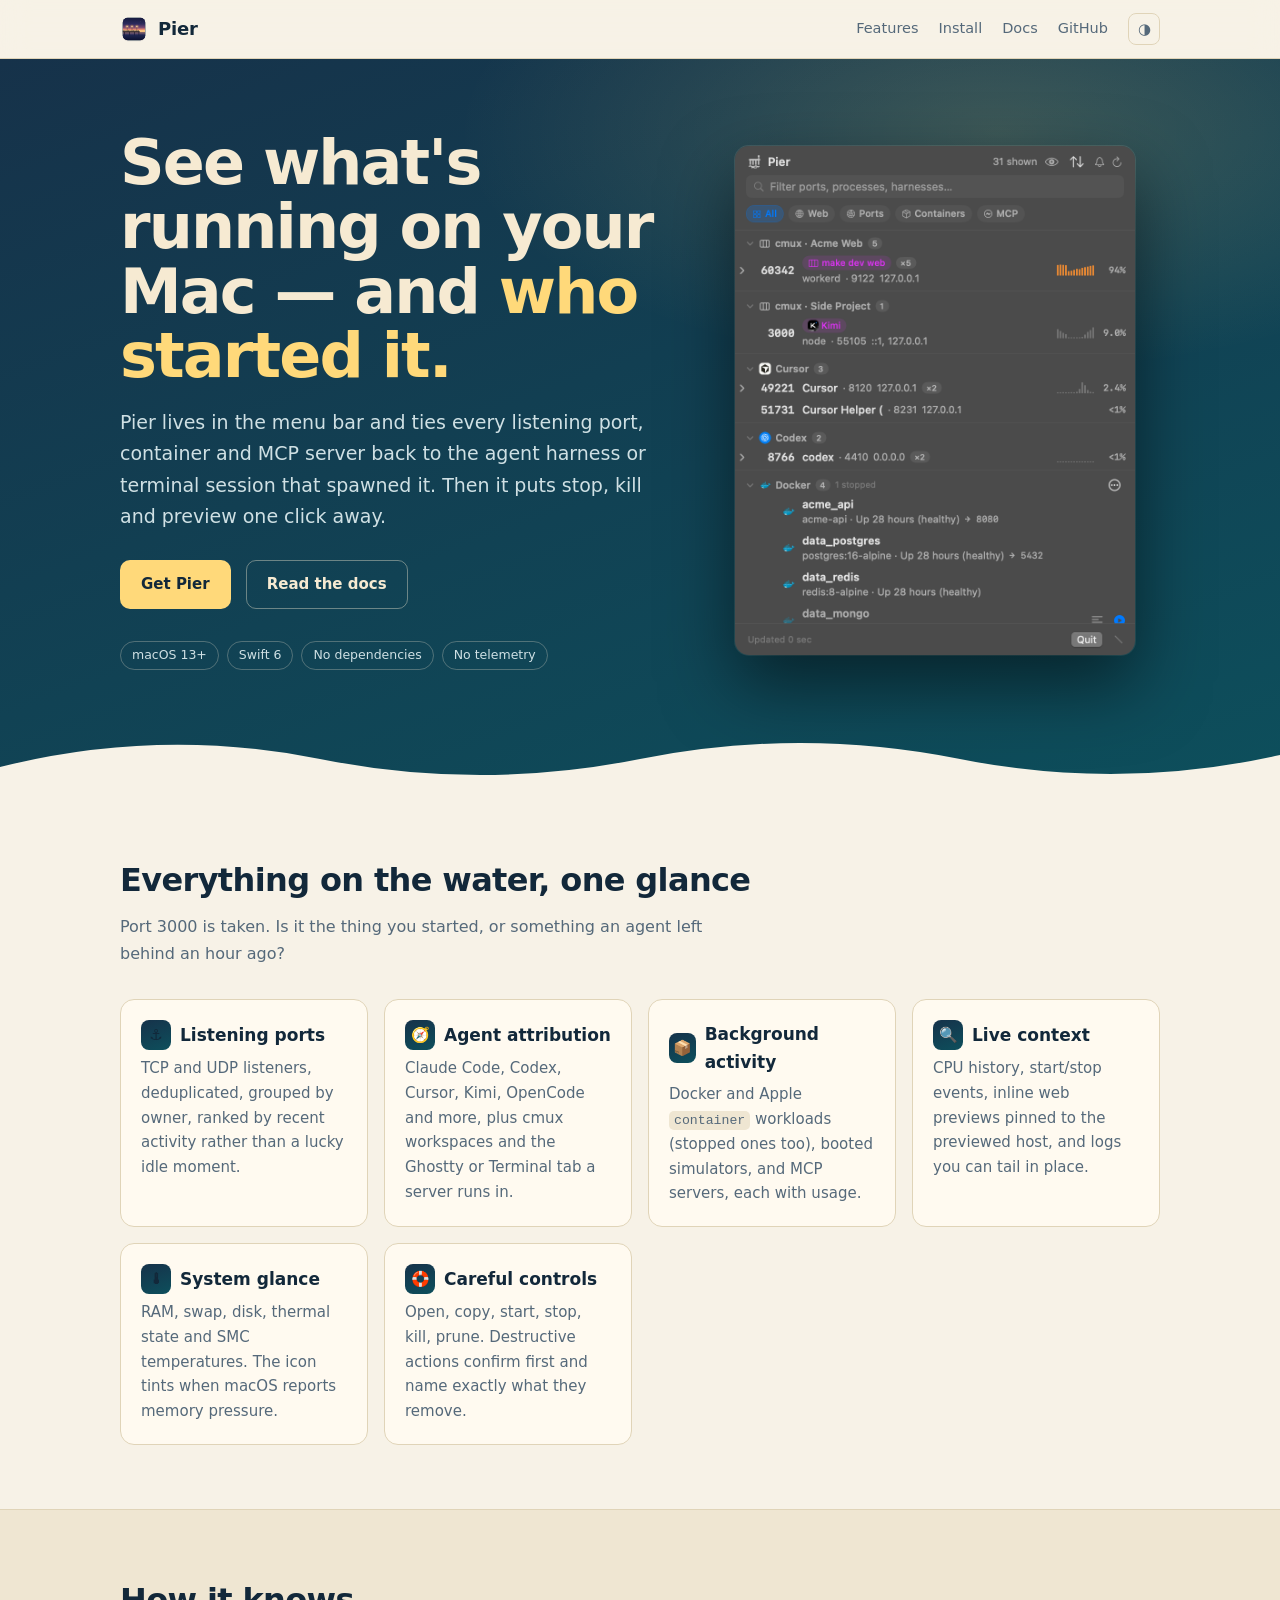
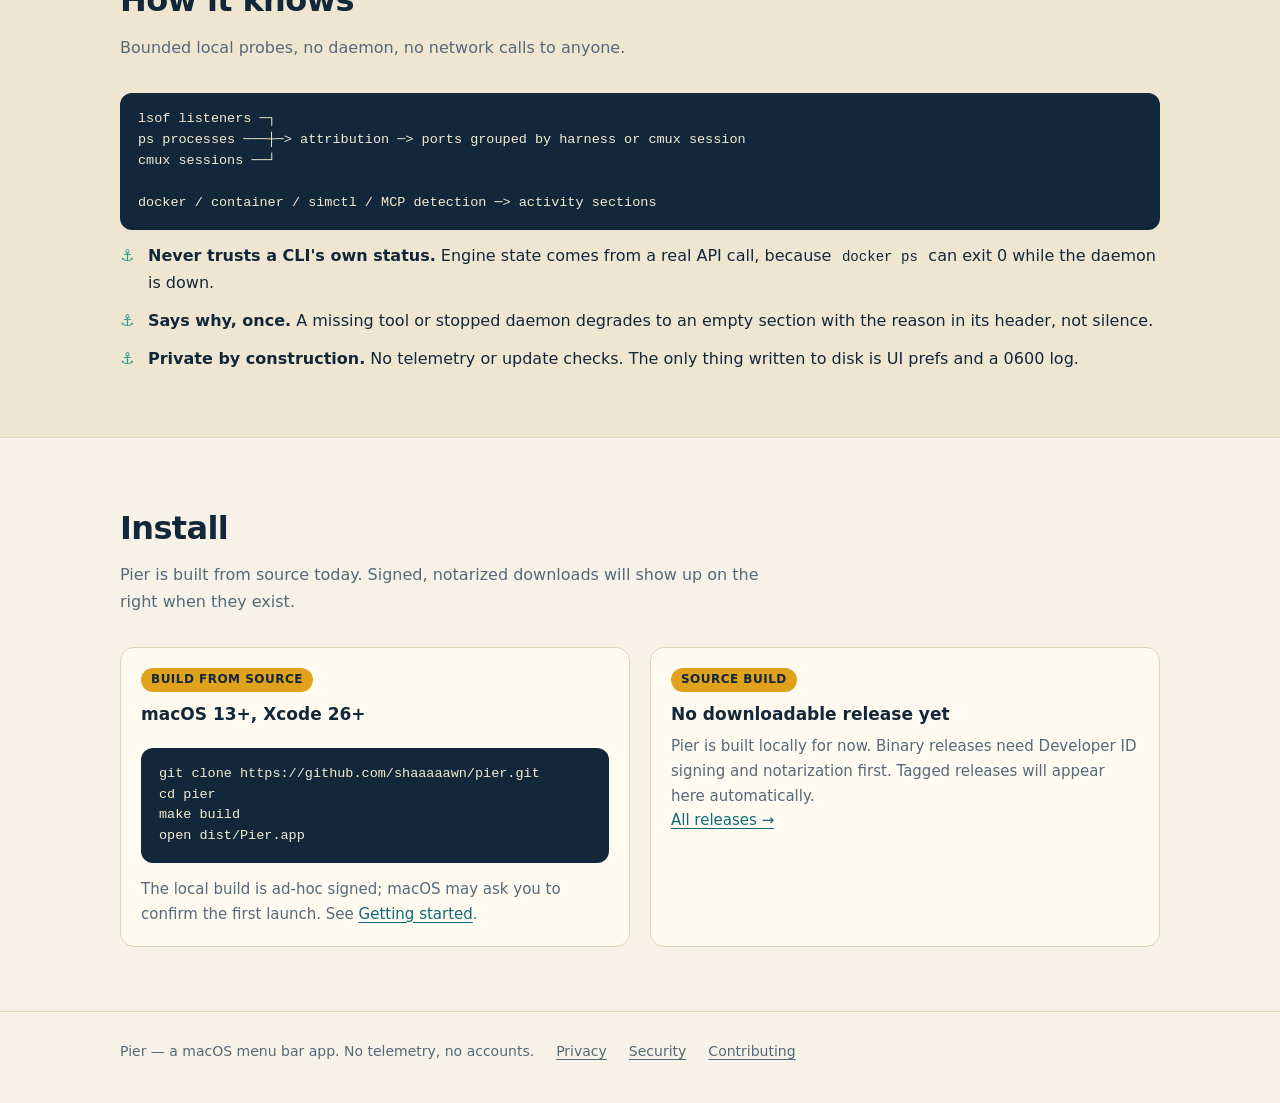
<file: site/index.html>
<!doctype html>
<html lang="en">
<head>
<meta charset="utf-8">
<meta name="viewport" content="width=device-width, initial-scale=1">
<title>Pier — what's running on your Mac, and who started it</title>
<meta name="description" content="A native macOS menu bar app that lists every listening port and attributes it to the agent or terminal that started it.">
<link rel="icon" href="icon.svg" type="image/svg+xml">
<link rel="stylesheet" href="style.css">
<script defer src="site.js"></script>
</head>
<body>
<header class="nav"><div class="wrap">
  <a class="brand" href="./"><img src="icon.svg" alt="">Pier</a>
  <nav class="links">
    <a class="opt" href="./#features">Features</a>
    <a class="opt" href="./#install">Install</a>
    <a href="docs.html">Docs</a>
    <a href="https://github.com/shaaaaawn/pier">GitHub</a>
    <button id="theme" aria-label="Toggle light and dark theme">◑</button>
  </nav>
</div></header>
<main>
<div class="hero">
  <div class="wrap">
    <div>
      <h1>See what's running on your Mac — and <em>who started it.</em></h1>
      <p class="lede">Pier lives in the menu bar and ties every listening port, container and MCP server back to the agent harness or terminal session that spawned it. Then it puts stop, kill and preview one click away.</p>
      <a class="btn primary" href="#install">Get Pier</a>
      <a class="btn ghost" href="docs.html">Read the docs</a>
      <div class="badges"><span>macOS 13+</span><span>Swift 6</span><span>No dependencies</span><span>No telemetry</span></div>
    </div>
    <div class="shot"><img src="panel.png" alt="The Pier panel: listening ports grouped under cmux workspaces, Cursor and Codex, each with a CPU sparkline, above a Docker section"></div>
  </div>
  <svg class="waves" viewBox="0 0 1440 64" preserveAspectRatio="none" aria-hidden="true"><path d="M0 40 Q180 0 360 32 T720 32 T1080 32 T1440 28 V64 H0Z"/></svg>
</div>

<section id="features"><div class="wrap">
  <h2>Everything on the water, one glance</h2>
  <p class="sub">Port 3000 is taken. Is it the thing you started, or something an agent left behind an hour ago?</p>
  <div class="grid">
    <div class="card"><h3><i>⚓</i>Listening ports</h3><p>TCP and UDP listeners, deduplicated, grouped by owner, ranked by recent activity rather than a lucky idle moment.</p></div>
    <div class="card"><h3><i>🧭</i>Agent attribution</h3><p>Claude Code, Codex, Cursor, Kimi, OpenCode and more, plus cmux workspaces and the Ghostty or Terminal tab a server runs in.</p></div>
    <div class="card"><h3><i>📦</i>Background activity</h3><p>Docker and Apple <code>container</code> workloads (stopped ones too), booted simulators, and MCP servers, each with usage.</p></div>
    <div class="card"><h3><i>🔍</i>Live context</h3><p>CPU history, start/stop events, inline web previews pinned to the previewed host, and logs you can tail in place.</p></div>
    <div class="card"><h3><i>🌡</i>System glance</h3><p>RAM, swap, disk, thermal state and SMC temperatures. The icon tints when macOS reports memory pressure.</p></div>
    <div class="card"><h3><i>🛟</i>Careful controls</h3><p>Open, copy, start, stop, kill, prune. Destructive actions confirm first and name exactly what they remove.</p></div>
  </div>
</div></section>

<section class="alt"><div class="wrap">
  <h2>How it knows</h2>
  <p class="sub">Bounded local probes, no daemon, no network calls to anyone.</p>
  <pre class="flow">lsof listeners ─┐
ps processes ───┼─&gt; attribution ─&gt; ports grouped by harness or cmux session
cmux sessions ──┘

docker / container / simctl / MCP detection ─&gt; activity sections</pre>
  <ul class="principles">
    <li><strong>Never trusts a CLI's own status.</strong> Engine state comes from a real API call, because <code>docker ps</code> can exit 0 while the daemon is down.</li>
    <li><strong>Says why, once.</strong> A missing tool or stopped daemon degrades to an empty section with the reason in its header, not silence.</li>
    <li><strong>Private by construction.</strong> No telemetry or update checks. The only thing written to disk is UI prefs and a 0600 log.</li>
  </ul>
</div></section>

<section id="install"><div class="wrap">
  <h2>Install</h2>
  <p class="sub">Pier is built from source today. Signed, notarized downloads will show up on the right when they exist.</p>
  <div class="release">
    <div class="card">
      <span class="tag">Build from source</span>
      <h3>macOS 13+, Xcode 26+</h3>
<pre><code>git clone https://github.com/shaaaaawn/pier.git
cd pier
make build
open dist/Pier.app</code></pre>
      <p class="muted">The local build is ad-hoc signed; macOS may ask you to confirm the first launch. See <a href="docs.html#getting-started">Getting started</a>.</p>
    </div>
    <div class="card" id="latest"><span class="tag">Release</span><p class="muted">Checking for the latest release…</p></div>
  </div>
</div></section>
</main>
<footer><div class="wrap">
  <span>Pier — a macOS menu bar app. No telemetry, no accounts.</span>
  <a href="docs.html#privacy-and-security">Privacy</a>
  <a href="https://github.com/shaaaaawn/pier/blob/main/SECURITY.md">Security</a>
  <a href="https://github.com/shaaaaawn/pier/blob/main/CONTRIBUTING.md">Contributing</a>
</div></footer>
</body>
</html>
</file>
<file: site/style.css>
/* Pier site — palette lifted from assets/app-icon.svg: dusk blue, sand deck,
   lamp yellow, teal waves. */
:root {
  --bg: #f7f2e7;
  --bg-2: #efe6d2;
  --surface: #fffaf0;
  --ink: #12283a;
  --muted: #55697a;
  --line: #e0d4b8;
  --accent: #0d6b78;
  --accent-ink: #ffffff;
  --lamp: #e0a21a;
  --wave: #2f9c8a;
  --code-bg: #12283a;
  --code-ink: #f6ead2;
  --hero-a: #16324a;
  --hero-b: #0d4f5c;
}
@media (prefers-color-scheme: dark) {
  :root:not([data-theme="light"]) {
    --bg: #0c1a26;
    --bg-2: #102334;
    --surface: #132b3e;
    --ink: #f6ead2;
    --muted: #9db3bf;
    --line: #22425a;
    --accent: #7fd4c1;
    --accent-ink: #0c1a26;
    --lamp: #ffd97a;
    --wave: #7fd4c1;
    --code-bg: #091520;
    --code-ink: #f6ead2;
  }
}
:root[data-theme="dark"] {
  --bg: #0c1a26;
  --bg-2: #102334;
  --surface: #132b3e;
  --ink: #f6ead2;
  --muted: #9db3bf;
  --line: #22425a;
  --accent: #7fd4c1;
  --accent-ink: #0c1a26;
  --lamp: #ffd97a;
  --wave: #7fd4c1;
  --code-bg: #091520;
  --code-ink: #f6ead2;
}

* { box-sizing: border-box; }
html { scroll-behavior: smooth; }
body {
  margin: 0;
  background: var(--bg);
  color: var(--ink);
  font: 16px/1.65 -apple-system, BlinkMacSystemFont, "SF Pro Text", "Segoe UI", system-ui, sans-serif;
  -webkit-font-smoothing: antialiased;
}
a { color: var(--accent); text-underline-offset: 3px; }
code, pre { font-family: ui-monospace, "SF Mono", Menlo, Consolas, monospace; }
code { font-size: .88em; background: var(--bg-2); padding: .12em .38em; border-radius: 5px; }
pre {
  background: var(--code-bg); color: var(--code-ink);
  padding: 16px 18px; border-radius: 12px; overflow-x: auto; line-height: 1.55; font-size: 13.5px;
}
pre code { background: none; padding: 0; font-size: inherit; color: inherit; }
.wrap { max-width: 1080px; margin: 0 auto; padding: 0 20px; }

/* nav */
.nav { position: sticky; top: 0; z-index: 10; backdrop-filter: blur(14px);
  background: color-mix(in srgb, var(--bg) 80%, transparent); border-bottom: 1px solid var(--line); }
.nav .wrap { display: flex; align-items: center; gap: 22px; height: 58px; }
.brand { display: flex; align-items: center; gap: 10px; font-weight: 700; font-size: 18px;
  color: var(--ink); text-decoration: none; letter-spacing: -.01em; }
.brand img { width: 28px; height: 28px; }
.nav .links { margin-left: auto; display: flex; gap: 20px; align-items: center; font-size: 14.5px; }
.nav .links a { color: var(--muted); text-decoration: none; }
.nav .links a:hover, .nav .links a[aria-current] { color: var(--ink); }
#theme { background: none; border: 1px solid var(--line); color: var(--muted); border-radius: 8px;
  width: 32px; height: 32px; cursor: pointer; font-size: 15px; }
#theme:hover { color: var(--ink); }

/* hero */
.hero { background: radial-gradient(900px 400px at 78% 10%, rgba(255,217,122,.18), transparent 60%),
  linear-gradient(160deg, var(--hero-a), var(--hero-b)); color: #f6ead2; position: relative; overflow: hidden; }
.hero .wrap { display: grid; grid-template-columns: 1.1fr .9fr; gap: 40px; align-items: center; padding-top: 72px; padding-bottom: 120px; }
.hero h1 { font-size: clamp(38px, 6vw, 62px); line-height: 1.04; margin: 0 0 18px; letter-spacing: -.03em; }
.hero h1 em { font-style: normal; color: #ffd97a; }
.hero p.lede { font-size: 19px; color: #cfe0e4; max-width: 34em; margin: 0 0 28px; }
.badges { display: flex; flex-wrap: wrap; gap: 8px; margin-top: 22px; font-size: 12.5px; }
.badges span { border: 1px solid rgba(246,234,210,.28); border-radius: 99px; padding: 3px 11px; color: #cfe0e4; }
.shot { justify-self: center; position: relative; }
.shot img { width: 100%; max-width: 400px; border-radius: 14px;
  box-shadow: 0 30px 70px rgba(0,0,0,.5), 0 0 0 1px rgba(246,234,210,.12); display: block; }
.shot::before { content: ""; position: absolute; inset: -30px; z-index: -1;
  background: radial-gradient(closest-side, rgba(255,217,122,.22), transparent); }
.waves { position: absolute; left: 0; right: 0; bottom: -1px; height: 64px; width: 100%; display: block; }
.waves path { fill: var(--bg); }

/* buttons */
.btn { display: inline-block; padding: 11px 20px; border-radius: 10px; font-weight: 600; font-size: 15px;
  text-decoration: none; border: 1px solid transparent; margin: 0 10px 10px 0; }
.btn.primary { background: #ffd97a; color: #12283a; }
.btn.primary:hover { background: #ffe39b; }
.btn.ghost { border-color: rgba(246,234,210,.4); color: #f6ead2; }
.btn.ghost:hover { background: rgba(246,234,210,.1); }
.btn.solid { background: var(--accent); color: var(--accent-ink); }

/* sections */
section { padding: 64px 0; }
section h2 { font-size: 32px; letter-spacing: -.02em; margin: 0 0 8px; }
section .sub { color: var(--muted); margin: 0 0 32px; max-width: 40em; }
.grid { display: grid; grid-template-columns: repeat(auto-fit, minmax(240px, 1fr)); gap: 16px; }
.card { background: var(--surface); border: 1px solid var(--line); border-radius: 14px; padding: 20px; }
.card h3 { margin: 0 0 6px; font-size: 17px; display: flex; gap: 9px; align-items: center; }
.card h3 i { font-style: normal; width: 30px; height: 30px; border-radius: 8px; display: grid; place-items: center;
  background: linear-gradient(160deg, var(--hero-a), var(--hero-b)); font-size: 15px; }
.card p { margin: 0; color: var(--muted); font-size: 15px; }
.alt { background: var(--bg-2); border-block: 1px solid var(--line); }

.flow { font-family: ui-monospace, "SF Mono", Menlo, monospace; font-size: 13.5px; }
.principles { list-style: none; padding: 0; margin: 0; display: grid; gap: 12px; }
.principles li { padding-left: 28px; position: relative; }
.principles li::before { content: "⚓"; position: absolute; left: 0; color: var(--wave); }

/* release */
.release { display: grid; grid-template-columns: 1fr 1fr; gap: 20px; }
.release .card { display: flex; flex-direction: column; }
.tag { display: inline-block; font-size: 12px; font-weight: 700; letter-spacing: .04em; text-transform: uppercase;
  background: var(--lamp); color: #12283a; border-radius: 99px; padding: 2px 10px; margin-bottom: 8px; align-self: flex-start; }
.notes { font-size: 15px; }
.notes :first-child { margin-top: 0; }
.muted { color: var(--muted); }

footer { border-top: 1px solid var(--line); padding: 28px 0 40px; color: var(--muted); font-size: 14px; }
footer .wrap { display: flex; flex-wrap: wrap; gap: 8px 22px; }
footer a { color: var(--muted); }

/* docs layout */
.docs { display: grid; grid-template-columns: 230px minmax(0, 1fr); gap: 44px; padding-top: 36px; padding-bottom: 80px; }
.side { position: sticky; top: 80px; align-self: start; font-size: 14.5px; }
.side h4 { margin: 18px 0 6px; font-size: 12px; text-transform: uppercase; letter-spacing: .08em; color: var(--muted); }
.side h4:first-child { margin-top: 0; }
.side a { display: block; padding: 5px 10px; border-radius: 7px; color: var(--ink); text-decoration: none; }
.side a:hover { background: var(--bg-2); }
.side a[aria-current] { background: var(--bg-2); color: var(--accent); font-weight: 600; }
.md { min-width: 0; max-width: 780px; }
.md h1 { font-size: 36px; letter-spacing: -.02em; line-height: 1.15; margin-top: 0; }
.md h2 { font-size: 24px; margin: 2em 0 .5em; padding-top: .4em; border-top: 1px solid var(--line); letter-spacing: -.01em; }
.md h3 { font-size: 18px; margin: 1.6em 0 .4em; }
.md table { border-collapse: collapse; display: block; overflow-x: auto; }
.md th, .md td { border: 1px solid var(--line); padding: 7px 12px; text-align: left; vertical-align: top; }
.md th { background: var(--bg-2); }
.md img { max-width: 100%; }
.md blockquote { margin: 1em 0; padding: .1em 1em; border-left: 3px solid var(--wave); color: var(--muted); }

@media (max-width: 820px) {
  .hero .wrap, .release { grid-template-columns: 1fr; }
  .hero .wrap { padding-top: 44px; padding-bottom: 96px; }
  .docs { grid-template-columns: 1fr; gap: 20px; }
  .side { position: static; display: flex; flex-wrap: wrap; gap: 4px; }
  .side h4 { width: 100%; }
  .nav .links a.opt { display: none; }
}

/* grid children default to min-width:auto and blow out narrow viewports */
.hero .wrap > *, .release > *, .grid > * { min-width: 0; }
html, body { overflow-x: clip; }
</file>
